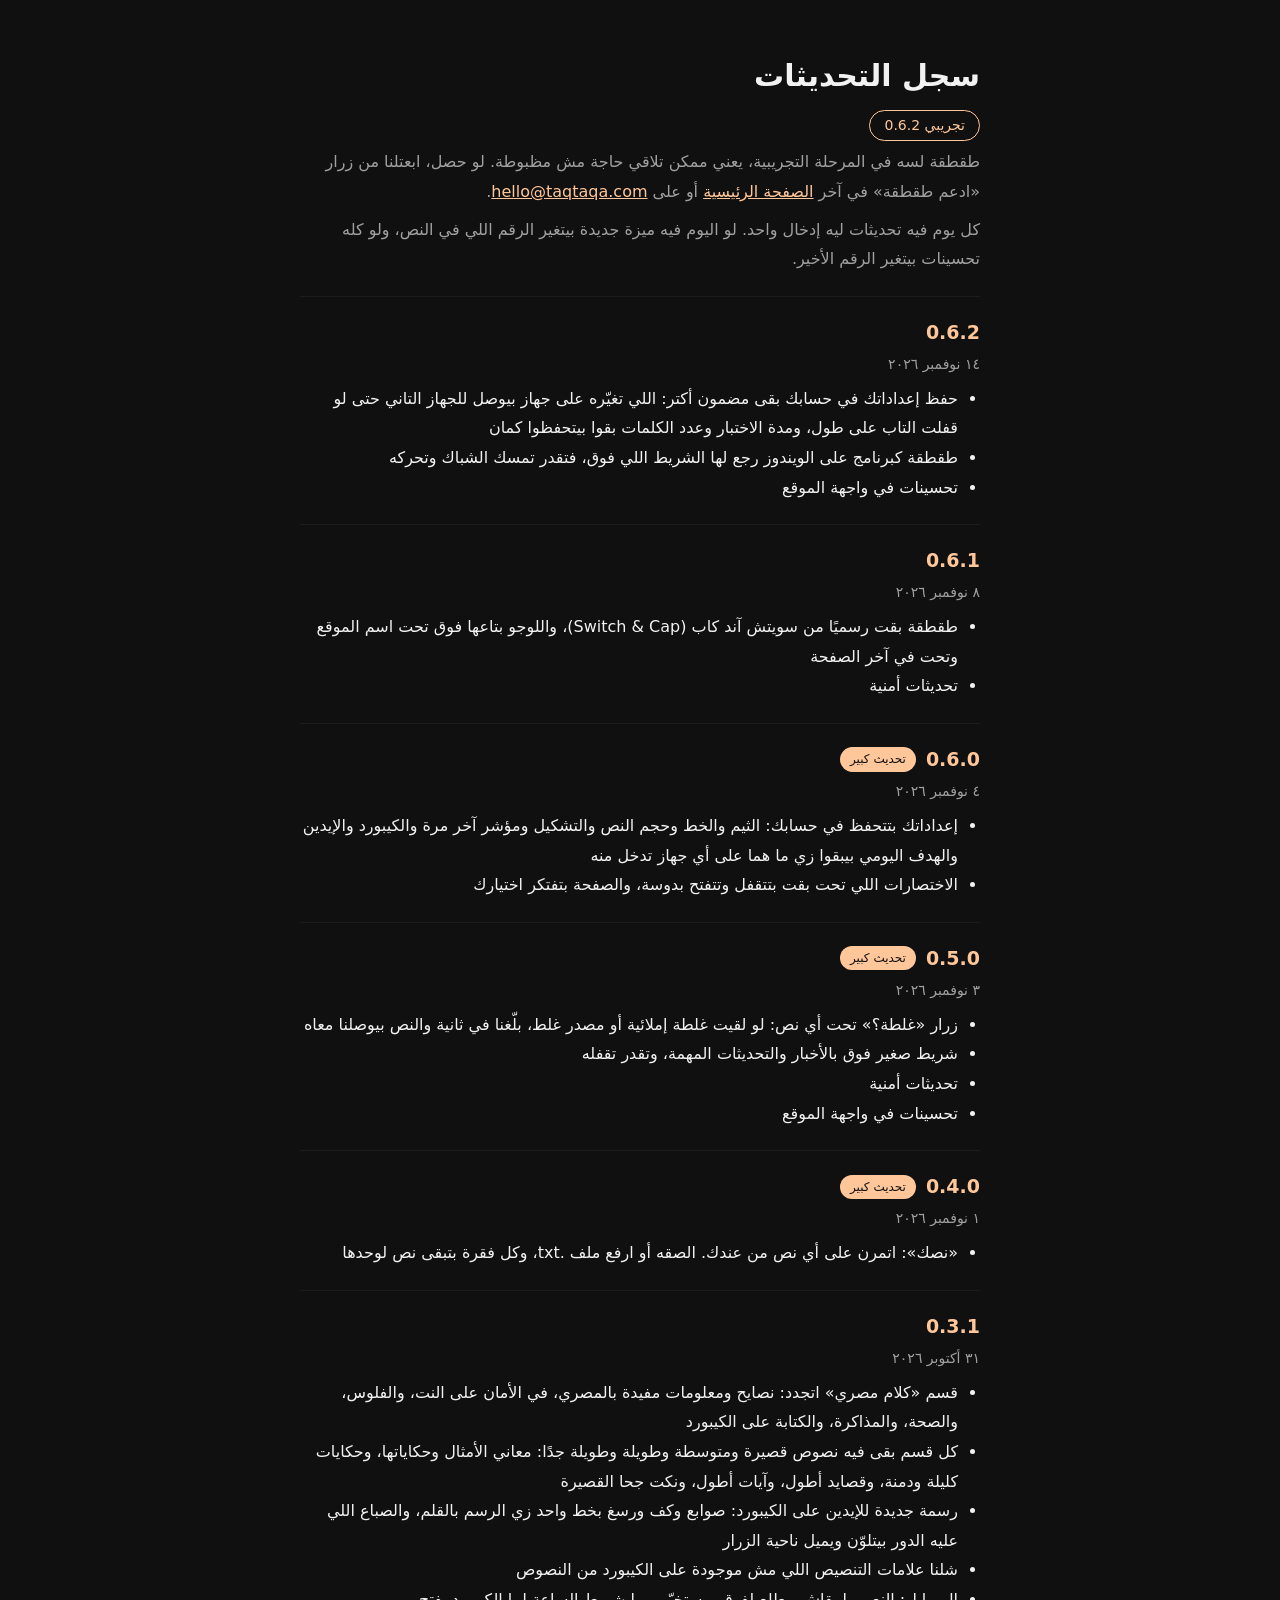
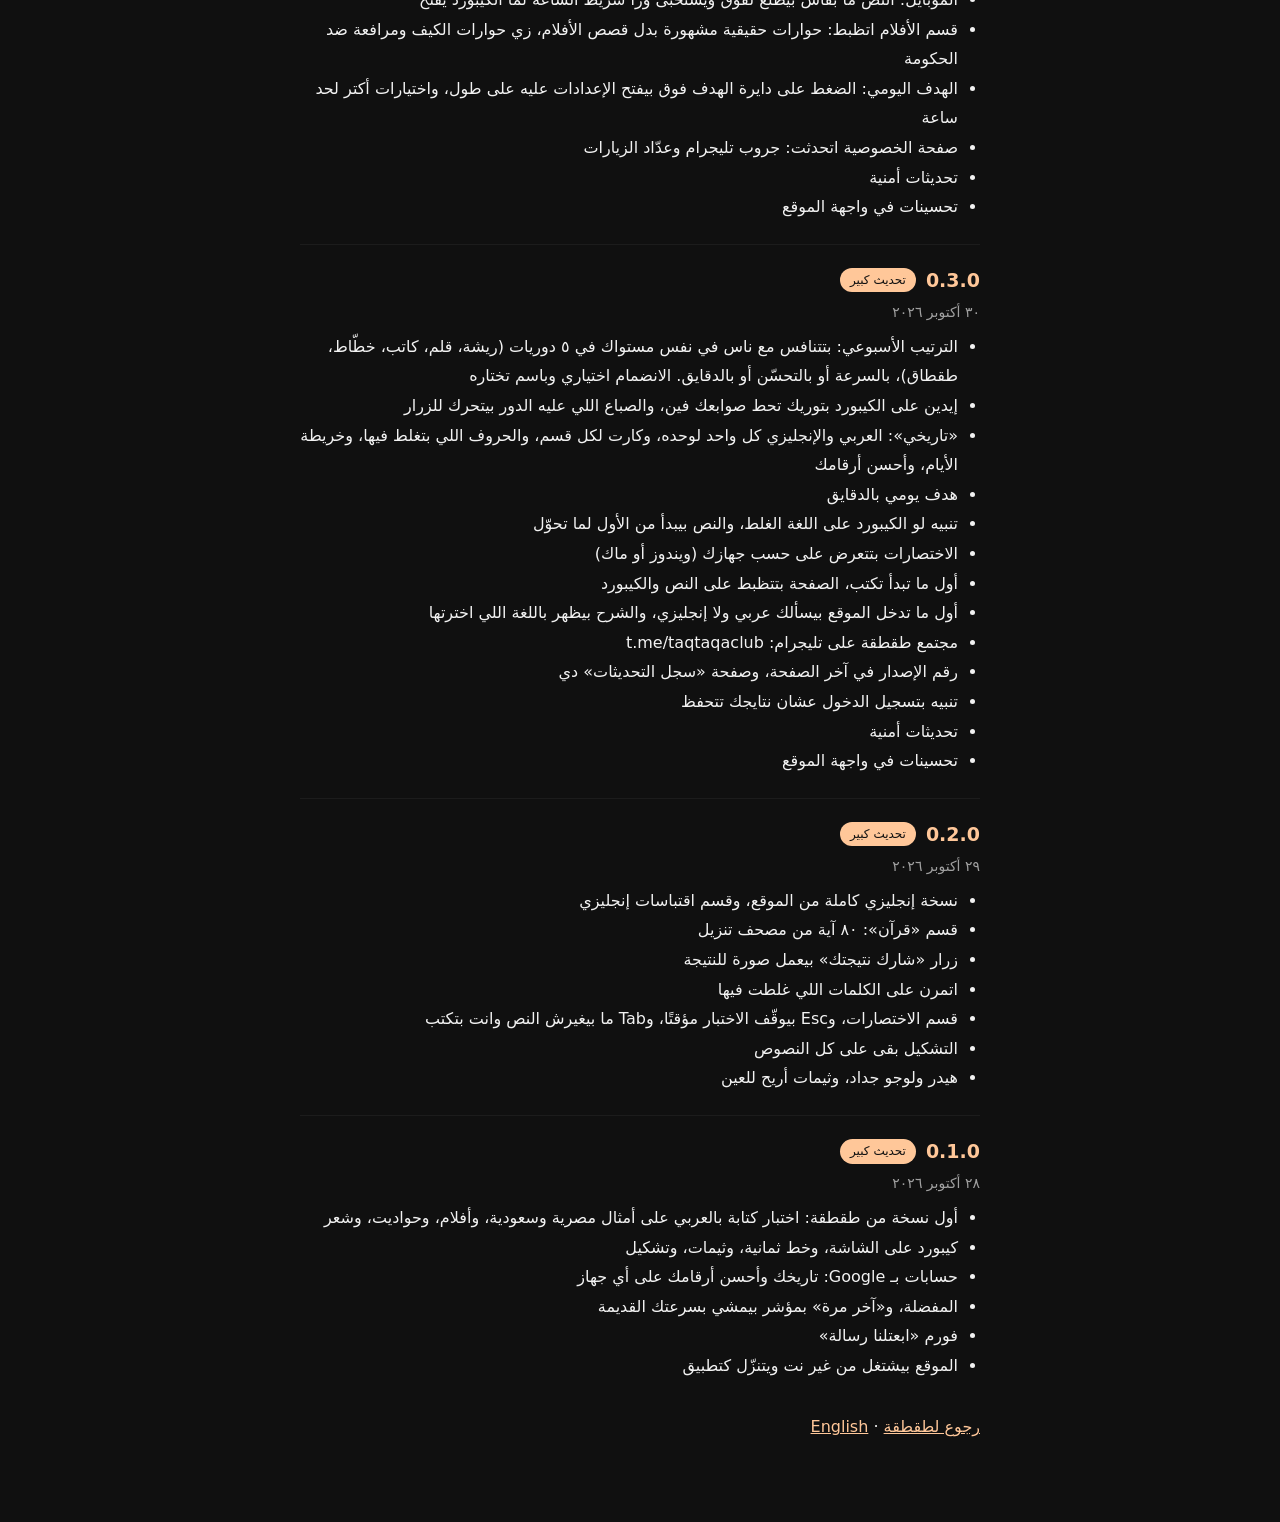
<file: changelog.html>
<!doctype html>
<html lang="ar" dir="rtl">
<head>
<meta charset="utf-8">
<meta name="viewport" content="width=device-width, initial-scale=1">
<title>طقطقة: سجل التحديثات</title>
<link rel="icon" href="favicon.ico" sizes="any">
<link rel="canonical" href="https://taqtaqa.com/changelog">
<link rel="alternate" hreflang="ar" href="https://taqtaqa.com/changelog">
<link rel="alternate" hreflang="en" href="https://taqtaqa.com/en/changelog">
<meta name="description" content="سجل تحديثات طقطقة: كل اللي اتضاف واتصلّح في الموقع، بالإصدار والتاريخ.">
<style>
:root{--bg:#101010;--panel:#1c1c1c;--fg:#f2f2f2;--sub:#a0a0a0;--accent:#ffc799;color-scheme:dark}
body{margin:0;background:var(--bg);color:var(--fg);font-family:"Thmanyah Sans","Geeza Pro","Segoe UI",Tahoma,system-ui,sans-serif;font-size:16px;line-height:1.85}
main{max-width:680px;margin:0 auto;padding-block:48px 64px;padding-left:max(20px,env(safe-area-inset-left,0px));padding-right:max(20px,env(safe-area-inset-right,0px))}
h1{font-size:30px;margin:0 0 6px}
h2{font-size:19px;margin:0;color:var(--accent);display:flex;align-items:center;gap:10px}
section{border-top:1px solid var(--panel);padding-top:18px;margin-top:22px}
.tag{font-size:12px;font-weight:500;color:var(--bg);background:var(--accent);border-radius:999px;padding:1px 10px}
.date{color:var(--sub);font-size:14px;margin:2px 0 6px}
ul{margin:0;padding-inline-start:22px}
p,li{color:var(--fg)}
.sub{color:var(--sub);margin:0 0 8px}
.beta{display:inline-block;border:1.5px solid var(--accent);color:var(--accent);border-radius:999px;padding:2px 14px;font-size:14px;margin:0 0 6px}
a{color:var(--accent)}
</style>
</head>
<body>
<main>
<h1>سجل التحديثات</h1>
<p class="beta" id="cur">تجريبي</p>
<p class="sub">طقطقة لسه في المرحلة التجريبية، يعني ممكن تلاقي حاجة مش مظبوطة. لو حصل، ابعتلنا من زرار «ادعم طقطقة» في آخر <a href="./">الصفحة الرئيسية</a> أو على <a href="mailto:hello@taqtaqa.com" dir="ltr">hello@taqtaqa.com</a>.</p>
<p class="sub">كل يوم فيه تحديثات ليه إدخال واحد. لو اليوم فيه ميزة جديدة بيتغير الرقم اللي في النص، ولو كله تحسينات بيتغير الرقم الأخير.</p>
<div id="cl"></div>
<p style="margin-top:32px"><a href="./">رجوع لطقطقة</a> · <a href="/en/changelog" lang="en" hreflang="en">English</a></p>
</main>
<script src="assets/changelog.js"></script>
</body>
</html>
</file>
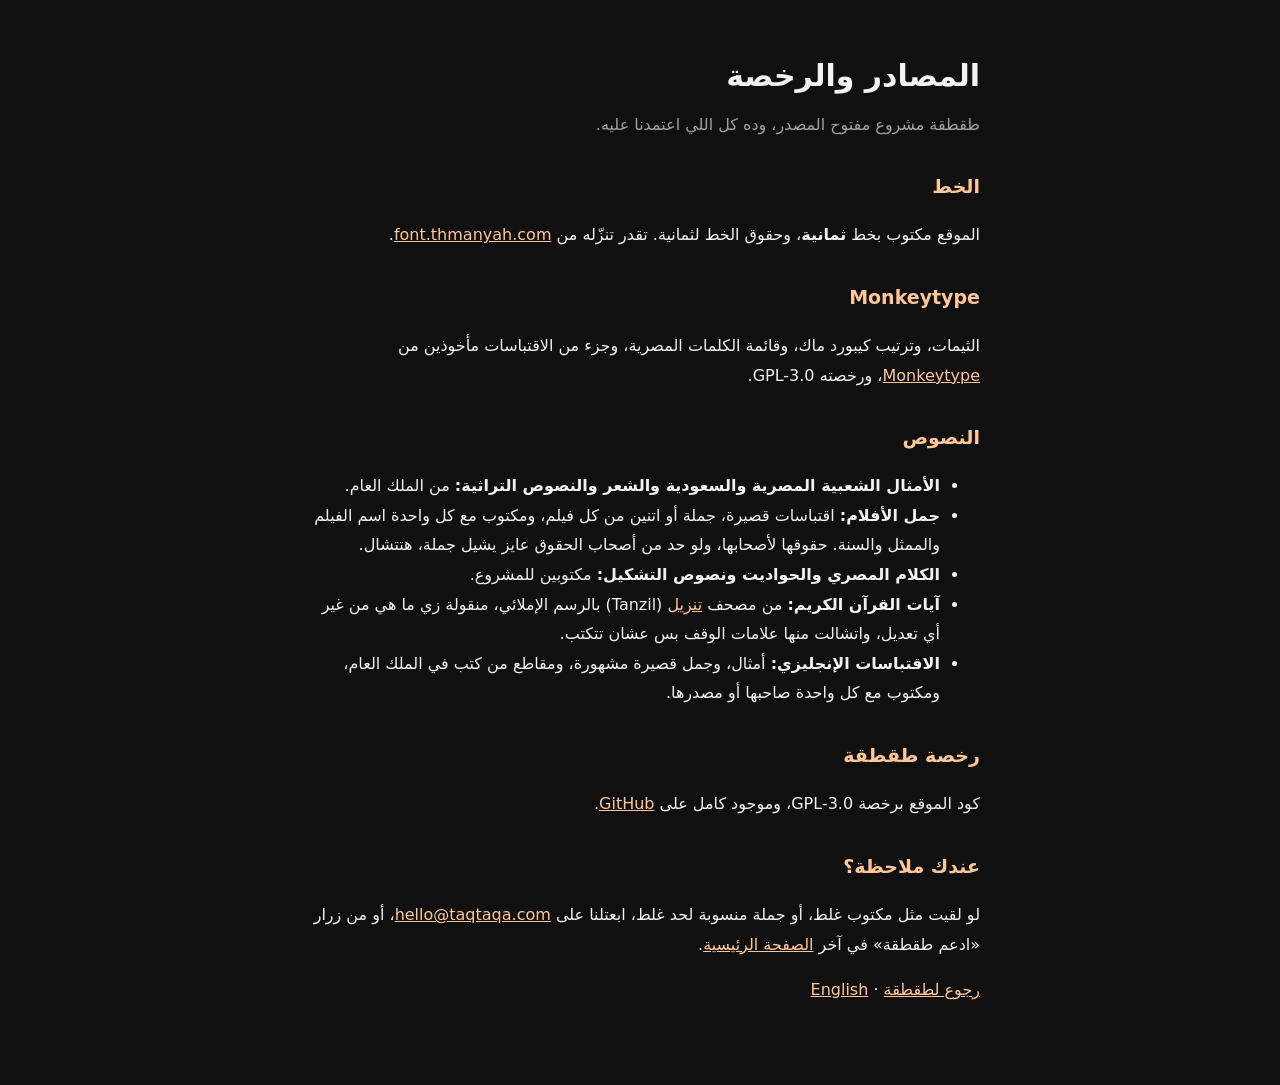
<file: credits.html>
<!doctype html>
<html lang="ar" dir="rtl">
<head>
<meta charset="utf-8">
<meta name="viewport" content="width=device-width, initial-scale=1">
<title>طقطقة: المصادر والرخصة</title>
<link rel="icon" href="favicon.ico" sizes="any">
<link rel="canonical" href="https://taqtaqa.com/credits">
<link rel="alternate" hreflang="ar" href="https://taqtaqa.com/credits">
<link rel="alternate" hreflang="en" href="https://taqtaqa.com/en/credits">
<meta name="description" content="مصادر طقطقة ورخصته: خط ثمانية، وMonkeytype، ومصادر الأمثال وجمل الأفلام، ورخصة GPL-3.0.">
<style>
:root{--bg:#101010;--panel:#1c1c1c;--fg:#f2f2f2;--sub:#a0a0a0;--accent:#ffc799;color-scheme:dark}
body{margin:0;background:var(--bg);color:var(--fg);font-family:"Thmanyah Sans","Geeza Pro","Segoe UI",Tahoma,system-ui,sans-serif;font-size:16px;line-height:1.85}
main{max-width:680px;margin:0 auto;padding-block:48px 64px;padding-left:max(20px,env(safe-area-inset-left,0px));padding-right:max(20px,env(safe-area-inset-right,0px))}
h1{font-size:30px;margin:0 0 6px}
h2{font-size:19px;margin:30px 0 6px;color:var(--accent)}
p,li{color:var(--fg)}
.sub{color:var(--sub);margin:0 0 20px}
a{color:var(--accent)}
</style>
</head>
<body>
<main>
<h1>المصادر والرخصة</h1>
<p class="sub">طقطقة مشروع مفتوح المصدر، وده كل اللي اعتمدنا عليه.</p>

<h2>الخط</h2>
<p>الموقع مكتوب بخط <b>ثمانية</b>، وحقوق الخط لثمانية. تقدر تنزّله من <a href="https://font.thmanyah.com" target="_blank" rel="noopener">font.thmanyah.com</a>.</p>

<h2>Monkeytype</h2>
<p>الثيمات، وترتيب كيبورد ماك، وقائمة الكلمات المصرية، وجزء من الاقتباسات مأخوذين من <a href="https://github.com/monkeytypegame/monkeytype" target="_blank" rel="noopener">Monkeytype</a>، ورخصته <bdi>GPL-3.0</bdi>.</p>

<h2>النصوص</h2>
<ul>
<li><b>الأمثال الشعبية المصرية والسعودية والشعر والنصوص التراثية:</b> من الملك العام.</li>
<li><b>جمل الأفلام:</b> اقتباسات قصيرة، جملة أو اتنين من كل فيلم، ومكتوب مع كل واحدة اسم الفيلم والممثل والسنة. حقوقها لأصحابها، ولو حد من أصحاب الحقوق عايز يشيل جملة، هتتشال.</li>
<li><b>الكلام المصري والحواديت ونصوص التشكيل:</b> مكتوبين للمشروع.</li>
<li><b>آيات القرآن الكريم:</b> من مصحف <a href="https://tanzil.net" target="_blank" rel="noopener">تنزيل</a> (Tanzil) بالرسم الإملائي، منقولة زي ما هي من غير أي تعديل، واتشالت منها علامات الوقف بس عشان تتكتب.</li>
<li><b>الاقتباسات الإنجليزي:</b> أمثال، وجمل قصيرة مشهورة، ومقاطع من كتب في الملك العام، ومكتوب مع كل واحدة صاحبها أو مصدرها.</li>
</ul>

<h2>رخصة طقطقة</h2>
<p>كود الموقع برخصة <bdi>GPL-3.0</bdi>، وموجود كامل على <a href="https://github.com/GhofranSalem/taqtaqa" target="_blank" rel="noopener">GitHub</a>.</p>

<h2>عندك ملاحظة؟</h2>
<p>لو لقيت مثل مكتوب غلط، أو جملة منسوبة لحد غلط، ابعتلنا على <a href="mailto:hello@taqtaqa.com" dir="ltr">hello@taqtaqa.com</a>، أو من زرار «ادعم طقطقة» في آخر <a href="./">الصفحة الرئيسية</a>.</p>

<p><a href="./">رجوع لطقطقة</a> · <a href="/en/credits.html" lang="en" hreflang="en">English</a></p>
</main>
</body>
</html>
</file>
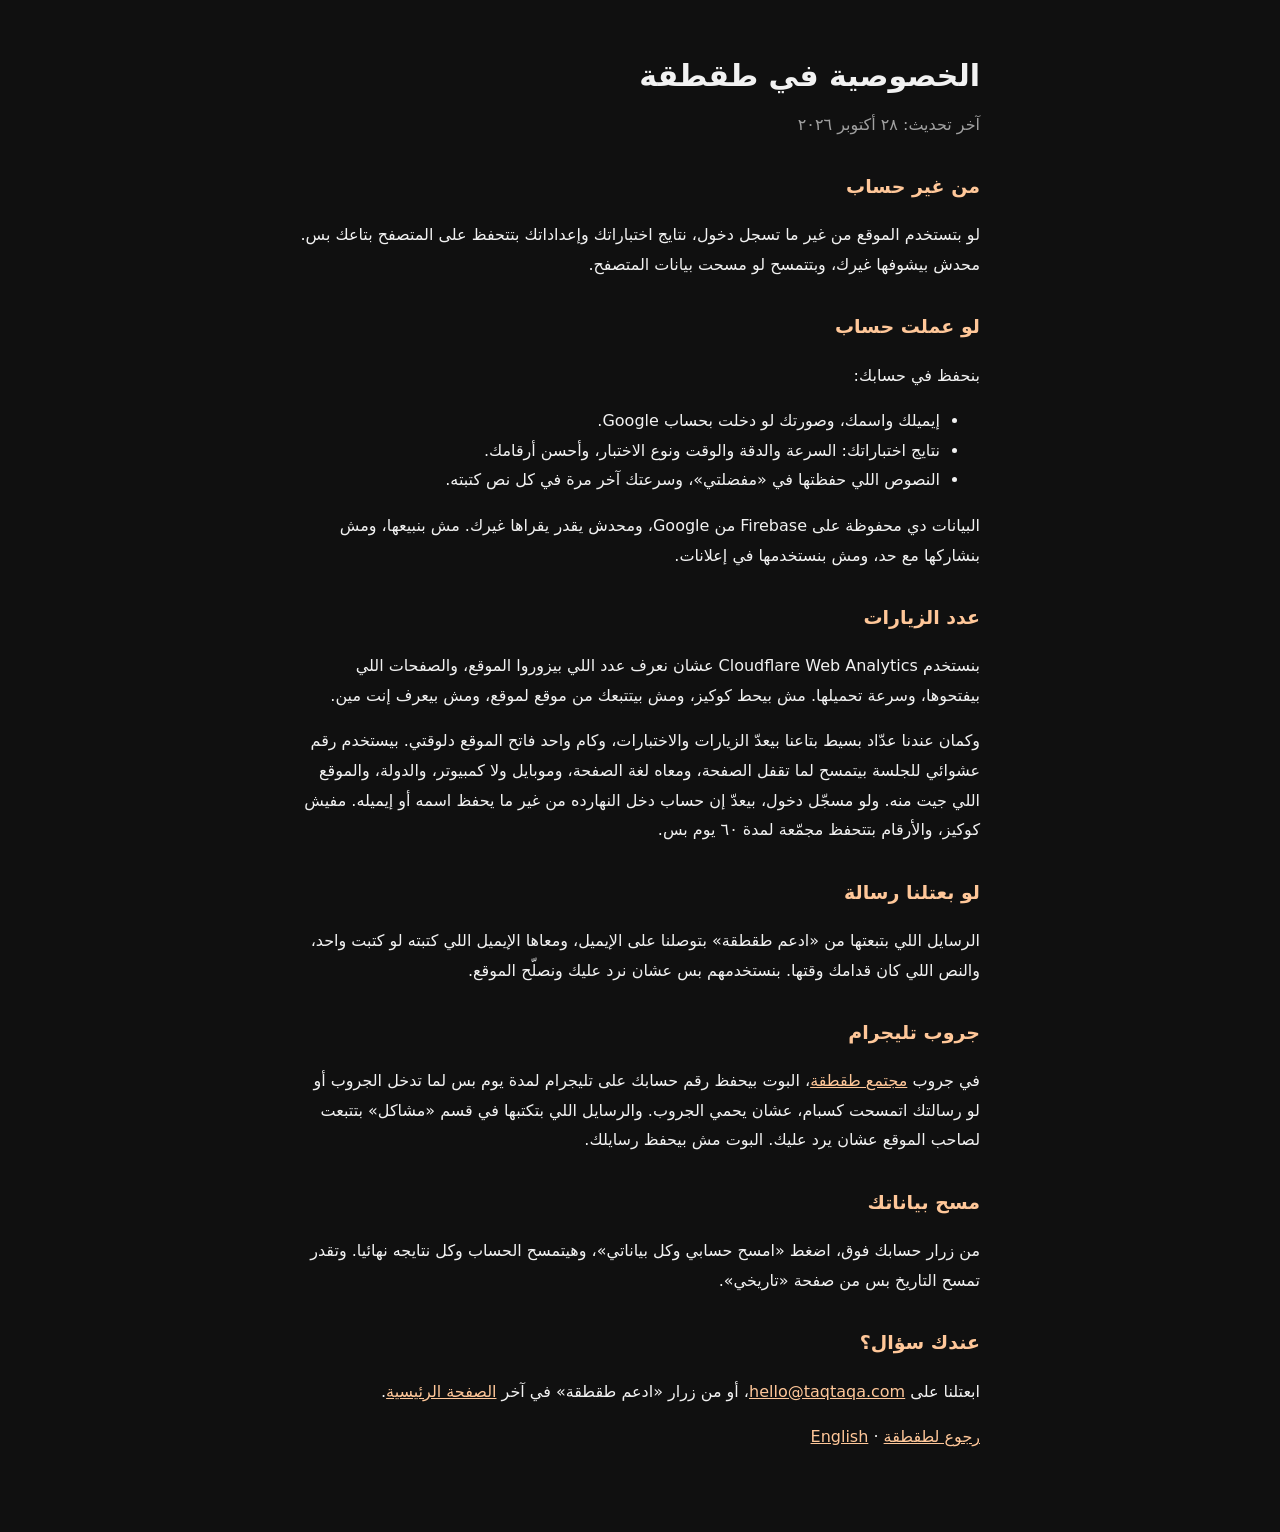
<file: privacy.html>
<!doctype html>
<html lang="ar" dir="rtl">
<head>
<meta charset="utf-8">
<meta name="viewport" content="width=device-width, initial-scale=1">
<title>طقطقة: الخصوصية</title>
<link rel="icon" href="favicon.ico" sizes="any">
<link rel="canonical" href="https://taqtaqa.com/privacy">
<link rel="alternate" hreflang="ar" href="https://taqtaqa.com/privacy">
<link rel="alternate" hreflang="en" href="https://taqtaqa.com/en/privacy">
<meta name="description" content="سياسة الخصوصية في طقطقة: إيه اللي بنحفظه لما تستخدم الموقع من غير حساب أو بحساب، وإزاي تمسح بياناتك.">
<style>
:root{--bg:#101010;--panel:#1c1c1c;--fg:#f2f2f2;--sub:#a0a0a0;--accent:#ffc799;color-scheme:dark}
body{margin:0;background:var(--bg);color:var(--fg);font-family:"Thmanyah Sans","Geeza Pro","Segoe UI",Tahoma,system-ui,sans-serif;font-size:16px;line-height:1.85}
main{max-width:680px;margin:0 auto;padding-block:48px 64px;padding-left:max(20px,env(safe-area-inset-left,0px));padding-right:max(20px,env(safe-area-inset-right,0px))}
h1{font-size:30px;margin:0 0 6px}
h2{font-size:19px;margin:30px 0 6px;color:var(--accent)}
p,li{color:var(--fg)}
.sub{color:var(--sub);margin:0 0 20px}
a{color:var(--accent)}
</style>
</head>
<body>
<main>
<h1>الخصوصية في طقطقة</h1>
<p class="sub">آخر تحديث: ٢٨ أكتوبر ٢٠٢٦</p>

<h2>من غير حساب</h2>
<p>لو بتستخدم الموقع من غير ما تسجل دخول، نتايج اختباراتك وإعداداتك بتتحفظ على المتصفح بتاعك بس. محدش بيشوفها غيرك، وبتتمسح لو مسحت بيانات المتصفح.</p>

<h2>لو عملت حساب</h2>
<p>بنحفظ في حسابك:</p>
<ul>
<li>إيميلك واسمك، وصورتك لو دخلت بحساب Google.</li>
<li>نتايج اختباراتك: السرعة والدقة والوقت ونوع الاختبار، وأحسن أرقامك.</li>
<li>النصوص اللي حفظتها في «مفضلتي»، وسرعتك آخر مرة في كل نص كتبته.</li>
</ul>
<p>البيانات دي محفوظة على Firebase من Google، ومحدش يقدر يقراها غيرك. مش بنبيعها، ومش بنشاركها مع حد، ومش بنستخدمها في إعلانات.</p>

<h2>عدد الزيارات</h2>
<p>بنستخدم Cloudflare Web Analytics عشان نعرف عدد اللي بيزوروا الموقع، والصفحات اللي بيفتحوها، وسرعة تحميلها. مش بيحط كوكيز، ومش بيتتبعك من موقع لموقع، ومش بيعرف إنت مين.</p>
<p>وكمان عندنا عدّاد بسيط بتاعنا بيعدّ الزيارات والاختبارات، وكام واحد فاتح الموقع دلوقتي. بيستخدم رقم عشوائي للجلسة بيتمسح لما تقفل الصفحة، ومعاه لغة الصفحة، وموبايل ولا كمبيوتر، والدولة، والموقع اللي جيت منه. ولو مسجّل دخول، بيعدّ إن حساب دخل النهارده من غير ما يحفظ اسمه أو إيميله. مفيش كوكيز، والأرقام بتتحفظ مجمّعة لمدة ٦٠ يوم بس.</p>

<h2>لو بعتلنا رسالة</h2>
<p>الرسايل اللي بتبعتها من «ادعم طقطقة» بتوصلنا على الإيميل، ومعاها الإيميل اللي كتبته لو كتبت واحد، والنص اللي كان قدامك وقتها. بنستخدمهم بس عشان نرد عليك ونصلّح الموقع.</p>

<h2>جروب تليجرام</h2>
<p>في جروب <a href="https://t.me/taqtaqaclub" target="_blank" rel="noopener">مجتمع طقطقة</a>، البوت بيحفظ رقم حسابك على تليجرام لمدة يوم بس لما تدخل الجروب أو لو رسالتك اتمسحت كسبام، عشان يحمي الجروب. والرسايل اللي بتكتبها في قسم «مشاكل» بتتبعت لصاحب الموقع عشان يرد عليك. البوت مش بيحفظ رسايلك.</p>

<h2>مسح بياناتك</h2>
<p>من زرار حسابك فوق، اضغط «امسح حسابي وكل بياناتي»، وهيتمسح الحساب وكل نتايجه نهائيا. وتقدر تمسح التاريخ بس من صفحة «تاريخي».</p>

<h2>عندك سؤال؟</h2>
<p>ابعتلنا على <a href="mailto:hello@taqtaqa.com" dir="ltr">hello@taqtaqa.com</a>، أو من زرار «ادعم طقطقة» في آخر <a href="./">الصفحة الرئيسية</a>.</p>

<p><a href="./">رجوع لطقطقة</a> · <a href="/en/privacy.html" lang="en" hreflang="en">English</a></p>
</main>
</body>
</html>
</file>
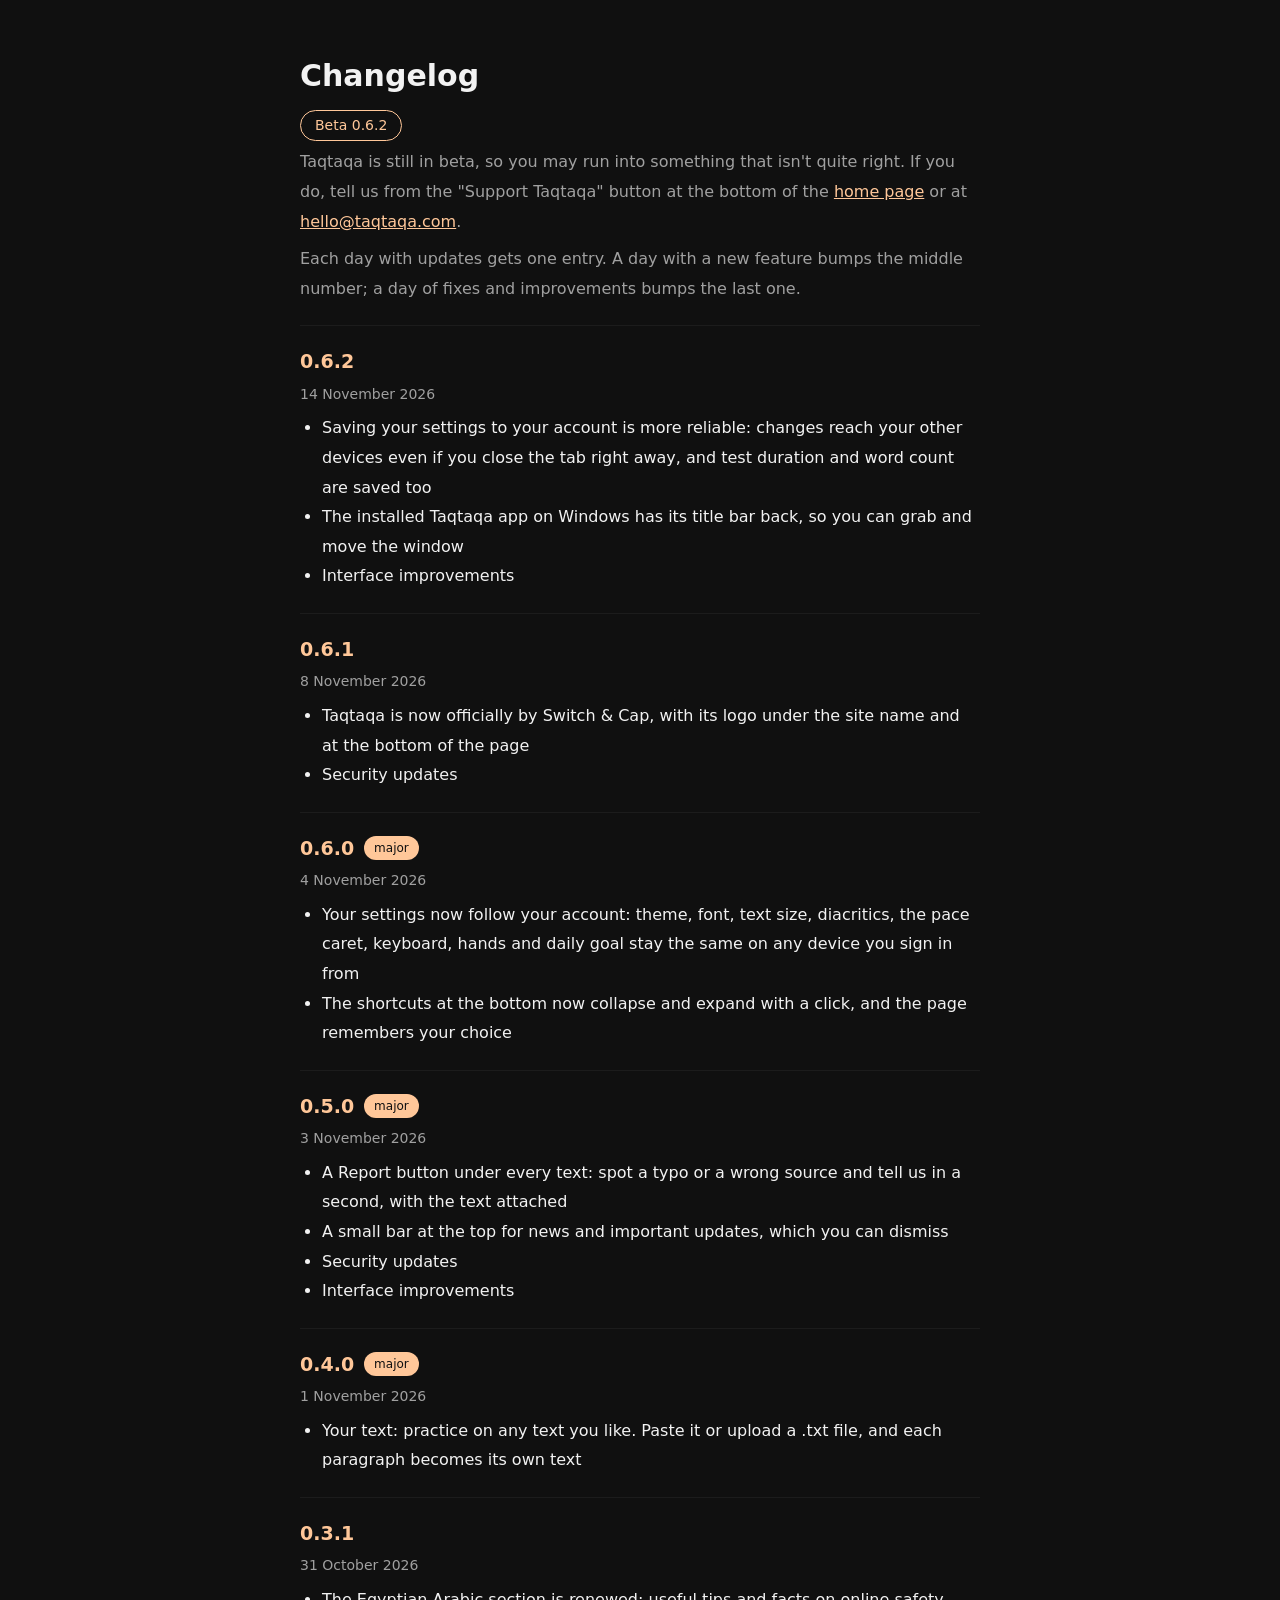
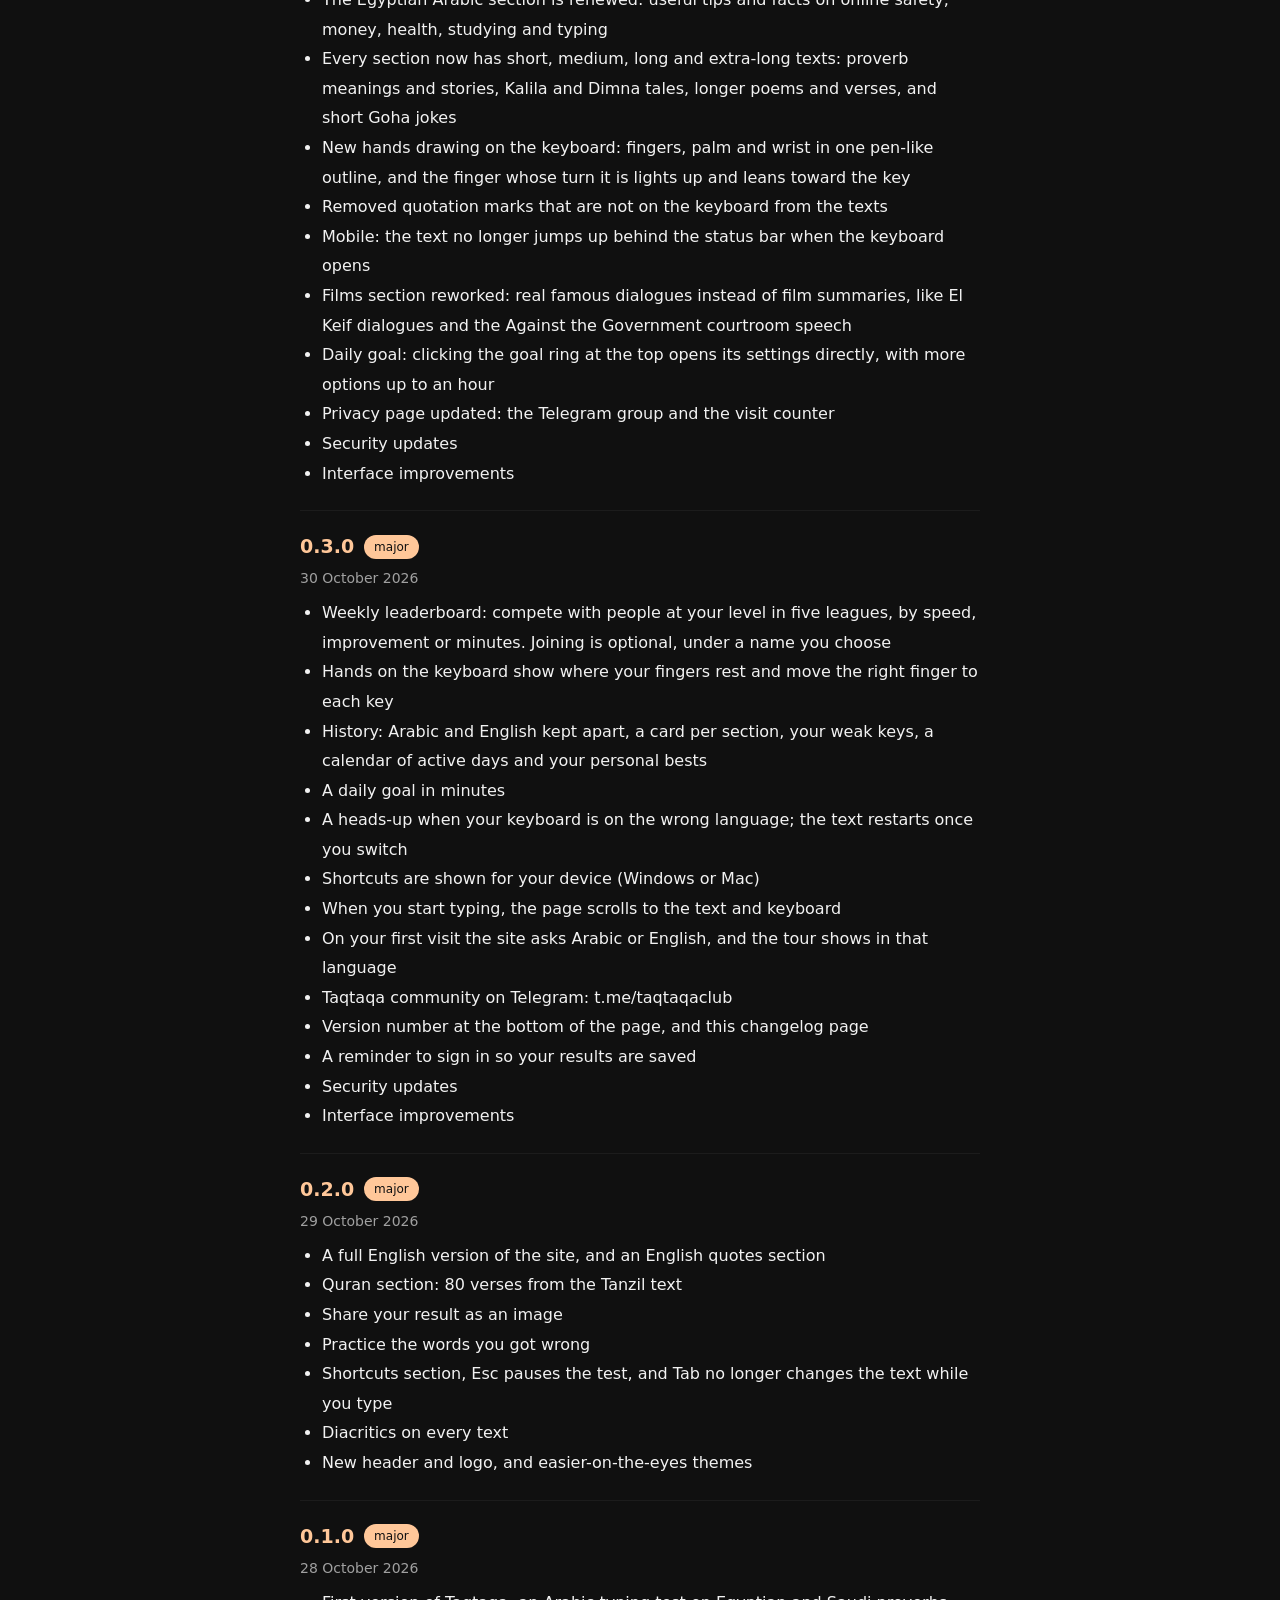
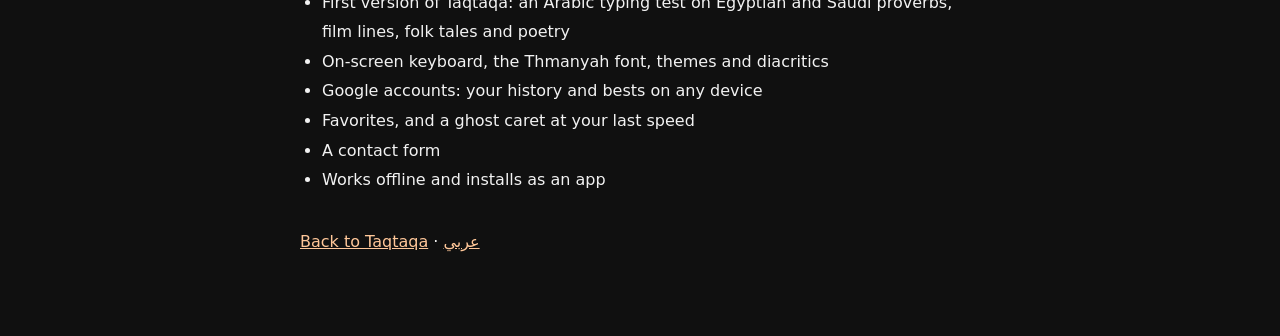
<file: en/changelog.html>
<!doctype html>
<html lang="en" dir="ltr">
<head>
<meta charset="utf-8">
<meta name="viewport" content="width=device-width, initial-scale=1">
<title>Taqtaqa: Changelog</title>
<link rel="icon" href="/favicon.ico" sizes="any">
<link rel="canonical" href="https://taqtaqa.com/en/changelog">
<link rel="alternate" hreflang="ar" href="https://taqtaqa.com/changelog">
<link rel="alternate" hreflang="en" href="https://taqtaqa.com/en/changelog">
<meta name="description" content="Taqtaqa changelog: everything added and fixed on the site, by version and date.">
<style>
:root{--bg:#101010;--panel:#1c1c1c;--fg:#f2f2f2;--sub:#a0a0a0;--accent:#ffc799;color-scheme:dark}
body{margin:0;background:var(--bg);color:var(--fg);font-family:"Segoe UI",system-ui,-apple-system,"Thmanyah Sans","Geeza Pro",Tahoma,sans-serif;font-size:16px;line-height:1.85}
main{max-width:680px;margin:0 auto;padding-block:48px 64px;padding-left:max(20px,env(safe-area-inset-left,0px));padding-right:max(20px,env(safe-area-inset-right,0px))}
h1{font-size:30px;margin:0 0 6px}
h2{font-size:19px;margin:0;color:var(--accent);display:flex;align-items:center;gap:10px}
section{border-top:1px solid var(--panel);padding-top:18px;margin-top:22px}
.tag{font-size:12px;font-weight:500;color:var(--bg);background:var(--accent);border-radius:999px;padding:1px 10px}
.date{color:var(--sub);font-size:14px;margin:2px 0 6px}
ul{margin:0;padding-inline-start:22px}
p,li{color:var(--fg)}
.sub{color:var(--sub);margin:0 0 8px}
.beta{display:inline-block;border:1.5px solid var(--accent);color:var(--accent);border-radius:999px;padding:2px 14px;font-size:14px;margin:0 0 6px}
a{color:var(--accent)}
</style>
</head>
<body>
<main>
<h1>Changelog</h1>
<p class="beta" id="cur">Beta</p>
<p class="sub">Taqtaqa is still in beta, so you may run into something that isn't quite right. If you do, tell us from the "Support Taqtaqa" button at the bottom of the <a href="./">home page</a> or at <a href="mailto:hello@taqtaqa.com">hello@taqtaqa.com</a>.</p>
<p class="sub">Each day with updates gets one entry. A day with a new feature bumps the middle number; a day of fixes and improvements bumps the last one.</p>
<div id="cl"></div>
<p style="margin-top:32px"><a href="./">Back to Taqtaqa</a> · <a href="/changelog" lang="ar" hreflang="ar">عربي</a></p>
</main>
<script src="/assets/changelog.js"></script>
</body>
</html>
</file>
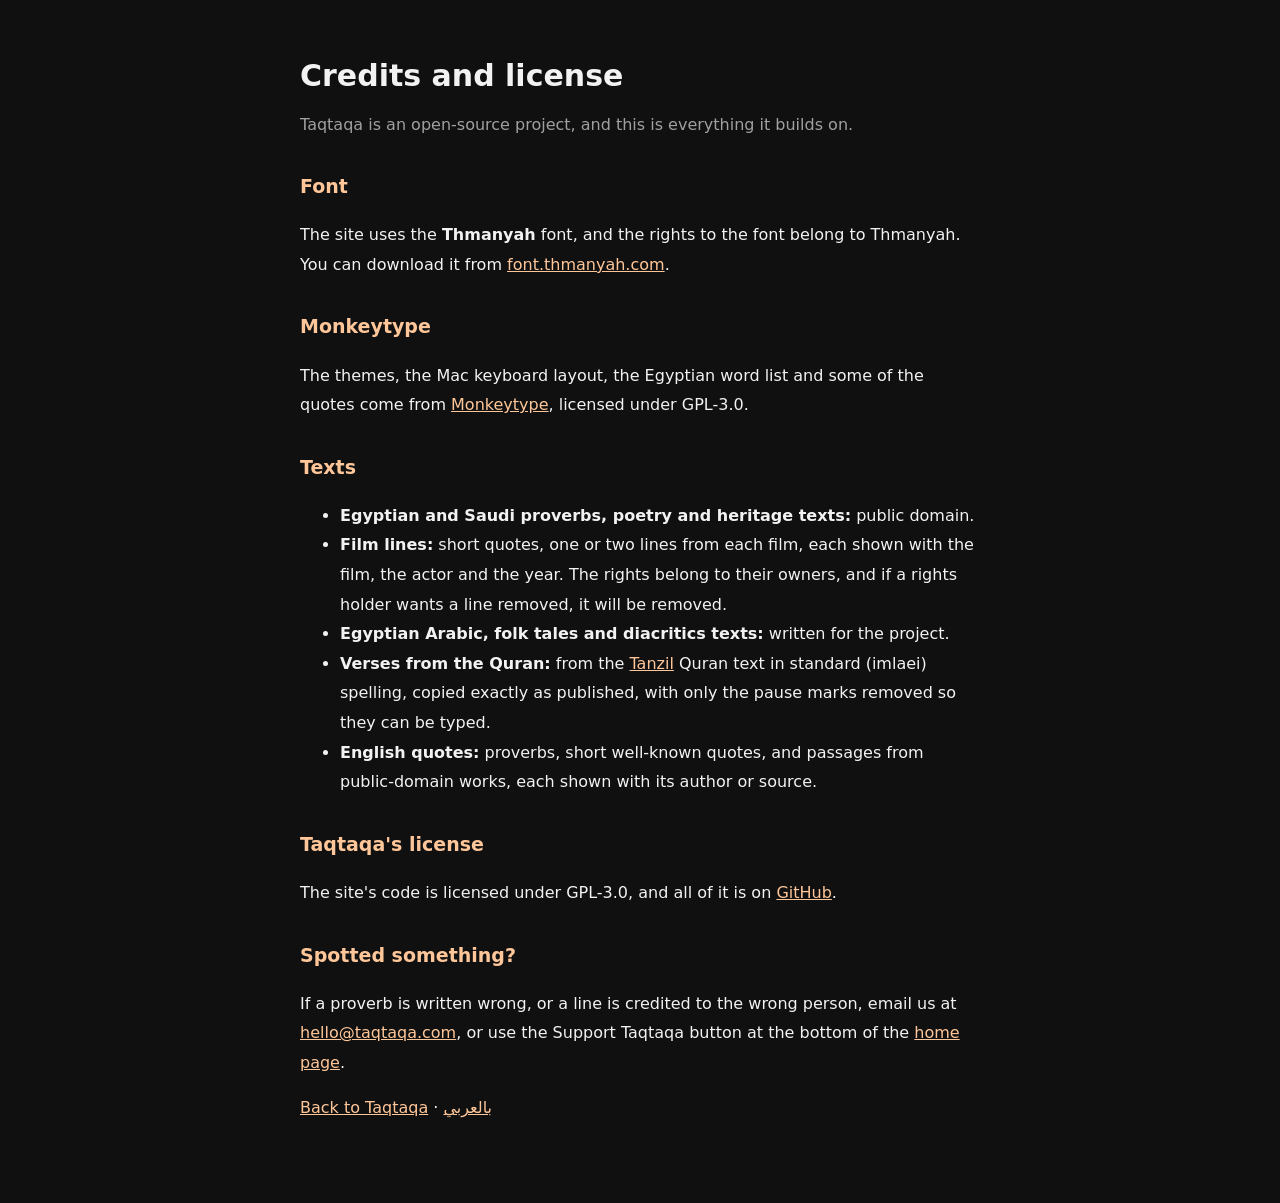
<file: en/credits.html>
<!doctype html>
<html lang="en" dir="ltr">
<head>
<meta charset="utf-8">
<meta name="viewport" content="width=device-width, initial-scale=1">
<title>Taqtaqa: Credits and license</title>
<link rel="icon" href="/favicon.ico" sizes="any">
<link rel="canonical" href="https://taqtaqa.com/en/credits">
<link rel="alternate" hreflang="ar" href="https://taqtaqa.com/credits">
<link rel="alternate" hreflang="en" href="https://taqtaqa.com/en/credits">
<meta name="description" content="Taqtaqa credits and license: the Thmanyah font, Monkeytype, the sources of the proverbs, film lines and English quotes, and the GPL-3.0 license.">
<style>
:root{--bg:#101010;--panel:#1c1c1c;--fg:#f2f2f2;--sub:#a0a0a0;--accent:#ffc799;color-scheme:dark}
body{margin:0;background:var(--bg);color:var(--fg);font-family:"Segoe UI",system-ui,-apple-system,"Thmanyah Sans","Geeza Pro","Segoe UI",Tahoma,system-ui,sans-serif;font-size:16px;line-height:1.85}
main{max-width:680px;margin:0 auto;padding-block:48px 64px;padding-left:max(20px,env(safe-area-inset-left,0px));padding-right:max(20px,env(safe-area-inset-right,0px))}
h1{font-size:30px;margin:0 0 6px}
h2{font-size:19px;margin:30px 0 6px;color:var(--accent)}
p,li{color:var(--fg)}
.sub{color:var(--sub);margin:0 0 20px}
a{color:var(--accent)}
</style>
</head>
<body>
<main>
<h1>Credits and license</h1>
<p class="sub">Taqtaqa is an open-source project, and this is everything it builds on.</p>

<h2>Font</h2>
<p>The site uses the <b>Thmanyah</b> font, and the rights to the font belong to Thmanyah. You can download it from <a href="https://font.thmanyah.com" target="_blank" rel="noopener">font.thmanyah.com</a>.</p>

<h2>Monkeytype</h2>
<p>The themes, the Mac keyboard layout, the Egyptian word list and some of the quotes come from <a href="https://github.com/monkeytypegame/monkeytype" target="_blank" rel="noopener">Monkeytype</a>, licensed under GPL-3.0.</p>

<h2>Texts</h2>
<ul>
<li><b>Egyptian and Saudi proverbs, poetry and heritage texts:</b> public domain.</li>
<li><b>Film lines:</b> short quotes, one or two lines from each film, each shown with the film, the actor and the year. The rights belong to their owners, and if a rights holder wants a line removed, it will be removed.</li>
<li><b>Egyptian Arabic, folk tales and diacritics texts:</b> written for the project.</li>
<li><b>Verses from the Quran:</b> from the <a href="https://tanzil.net" target="_blank" rel="noopener">Tanzil</a> Quran text in standard (imlaei) spelling, copied exactly as published, with only the pause marks removed so they can be typed.</li>
<li><b>English quotes:</b> proverbs, short well-known quotes, and passages from public-domain works, each shown with its author or source.</li>
</ul>

<h2>Taqtaqa's license</h2>
<p>The site's code is licensed under GPL-3.0, and all of it is on <a href="https://github.com/GhofranSalem/taqtaqa" target="_blank" rel="noopener">GitHub</a>.</p>

<h2>Spotted something?</h2>
<p>If a proverb is written wrong, or a line is credited to the wrong person, email us at <a href="mailto:hello@taqtaqa.com">hello@taqtaqa.com</a>, or use the Support Taqtaqa button at the bottom of the <a href="./">home page</a>.</p>

<p><a href="./">Back to Taqtaqa</a> · <a href="/credits.html" lang="ar" hreflang="ar">بالعربي</a></p>
</main>
</body>
</html>
</file>
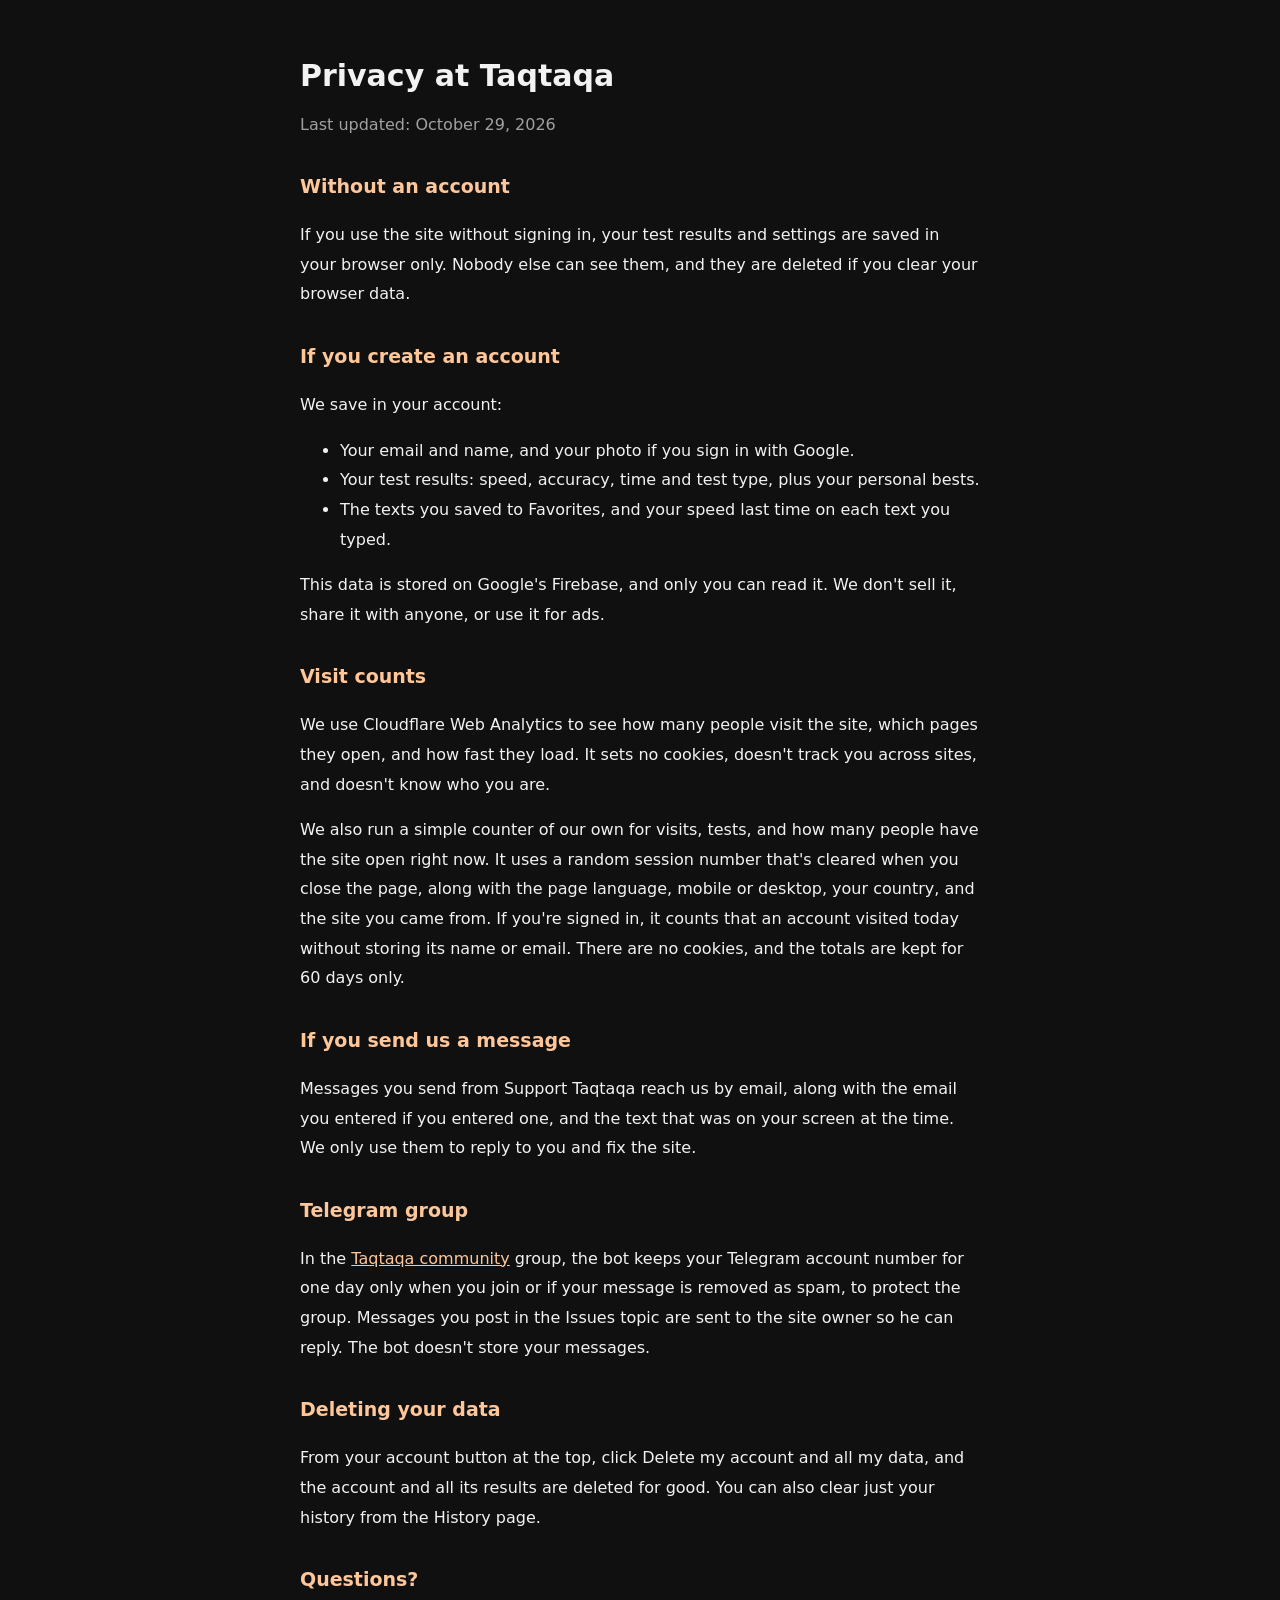
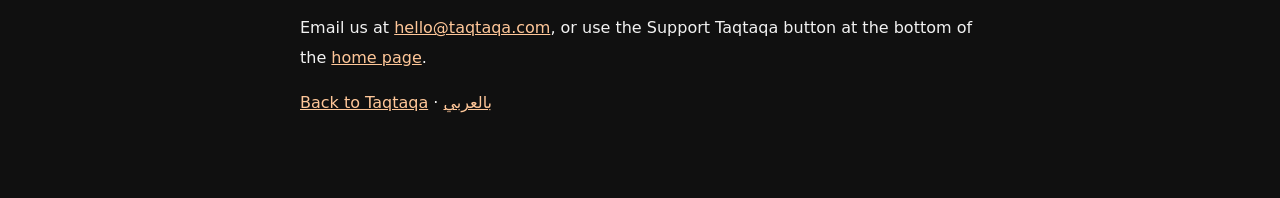
<file: en/privacy.html>
<!doctype html>
<html lang="en" dir="ltr">
<head>
<meta charset="utf-8">
<meta name="viewport" content="width=device-width, initial-scale=1">
<title>Taqtaqa: Privacy</title>
<link rel="icon" href="/favicon.ico" sizes="any">
<link rel="canonical" href="https://taqtaqa.com/en/privacy">
<link rel="alternate" hreflang="ar" href="https://taqtaqa.com/privacy">
<link rel="alternate" hreflang="en" href="https://taqtaqa.com/en/privacy">
<meta name="description" content="Taqtaqa privacy policy: what we save when you use the site with or without an account, and how to delete your data.">
<style>
:root{--bg:#101010;--panel:#1c1c1c;--fg:#f2f2f2;--sub:#a0a0a0;--accent:#ffc799;color-scheme:dark}
body{margin:0;background:var(--bg);color:var(--fg);font-family:"Segoe UI",system-ui,-apple-system,"Thmanyah Sans","Geeza Pro","Segoe UI",Tahoma,system-ui,sans-serif;font-size:16px;line-height:1.85}
main{max-width:680px;margin:0 auto;padding-block:48px 64px;padding-left:max(20px,env(safe-area-inset-left,0px));padding-right:max(20px,env(safe-area-inset-right,0px))}
h1{font-size:30px;margin:0 0 6px}
h2{font-size:19px;margin:30px 0 6px;color:var(--accent)}
p,li{color:var(--fg)}
.sub{color:var(--sub);margin:0 0 20px}
a{color:var(--accent)}
</style>
</head>
<body>
<main>
<h1>Privacy at Taqtaqa</h1>
<p class="sub">Last updated: October 29, 2026</p>

<h2>Without an account</h2>
<p>If you use the site without signing in, your test results and settings are saved in your browser only. Nobody else can see them, and they are deleted if you clear your browser data.</p>

<h2>If you create an account</h2>
<p>We save in your account:</p>
<ul>
<li>Your email and name, and your photo if you sign in with Google.</li>
<li>Your test results: speed, accuracy, time and test type, plus your personal bests.</li>
<li>The texts you saved to Favorites, and your speed last time on each text you typed.</li>
</ul>
<p>This data is stored on Google's Firebase, and only you can read it. We don't sell it, share it with anyone, or use it for ads.</p>

<h2>Visit counts</h2>
<p>We use Cloudflare Web Analytics to see how many people visit the site, which pages they open, and how fast they load. It sets no cookies, doesn't track you across sites, and doesn't know who you are.</p>
<p>We also run a simple counter of our own for visits, tests, and how many people have the site open right now. It uses a random session number that's cleared when you close the page, along with the page language, mobile or desktop, your country, and the site you came from. If you're signed in, it counts that an account visited today without storing its name or email. There are no cookies, and the totals are kept for 60 days only.</p>

<h2>If you send us a message</h2>
<p>Messages you send from Support Taqtaqa reach us by email, along with the email you entered if you entered one, and the text that was on your screen at the time. We only use them to reply to you and fix the site.</p>

<h2>Telegram group</h2>
<p>In the <a href="https://t.me/taqtaqaclub" target="_blank" rel="noopener">Taqtaqa community</a> group, the bot keeps your Telegram account number for one day only when you join or if your message is removed as spam, to protect the group. Messages you post in the Issues topic are sent to the site owner so he can reply. The bot doesn't store your messages.</p>

<h2>Deleting your data</h2>
<p>From your account button at the top, click Delete my account and all my data, and the account and all its results are deleted for good. You can also clear just your history from the History page.</p>

<h2>Questions?</h2>
<p>Email us at <a href="mailto:hello@taqtaqa.com">hello@taqtaqa.com</a>, or use the Support Taqtaqa button at the bottom of the <a href="./">home page</a>.</p>

<p><a href="./">Back to Taqtaqa</a> · <a href="/privacy.html" lang="ar" hreflang="ar">بالعربي</a></p>
</main>
</body>
</html>
</file>
